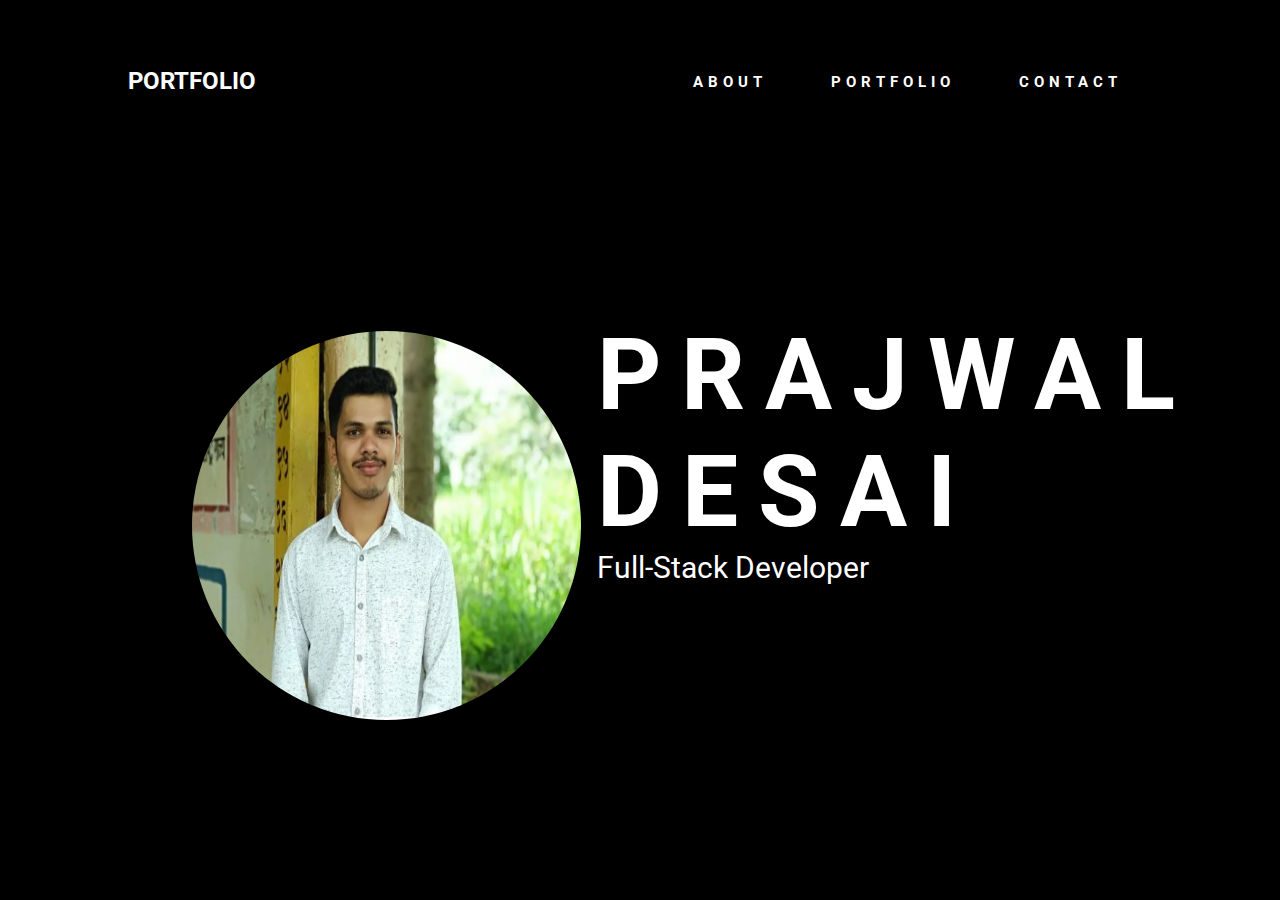
<file: Prajwal Webdevlopment/task 1/index.html>
<!DOCTYPE html>
<html lang="en">
<head>
    <meta charset="UTF-8">
    <meta http-equiv="X-UA-Compatible" content="IE=edge">
    <meta name="viewport" content="width=device-width, initial-scale=1.0">
    <title>Personl Website</title>
    <link rel="stylesheet" href="styles.css">
    <link rel="stylesheet" href="https://cdnjs.cloudflare.com/ajax/libs/font-awesome/5.15.3/css/all.min.css" integrity="sha512-iBBXm8fW90+nuLcSKlbmrPcLa0OT92xO1BIsZ+ywDWZCvqsWgccV3gFoRBv0z+8dLJgyAHIhR35VZc2oM/gI1w==" crossorigin="anonymous" referrerpolicy="no-referrer" />
</head>
<body>
    <div class="ashu">
        <img src="Prajwal 2.0.jpg" alt="">
        <div class="content">
            <h2>PORTFOLIO</h2>
            <ul>
                <li><a href="#">ABOUT</a></li>
                <li><a href="#">PORTFOLIO</a></li>
                <li><a href="#">CONTACT</a></li>
            </ul>
        </div>
        <div class="main">
            <h1>PRAJWAL</h1>
            <h1>DESAI</h1>
            <p>Full-Stack Developer</p>
        </div>
        <div class="social">
            <div class="icon">
                <i class="fab fa-facebook-f"></i>
                <i class="fab fa-instagram"></i>
                <i class="fab fa-twitter"></i>
            </div>
        </div>
    </div>
</body>
</html>
</file>
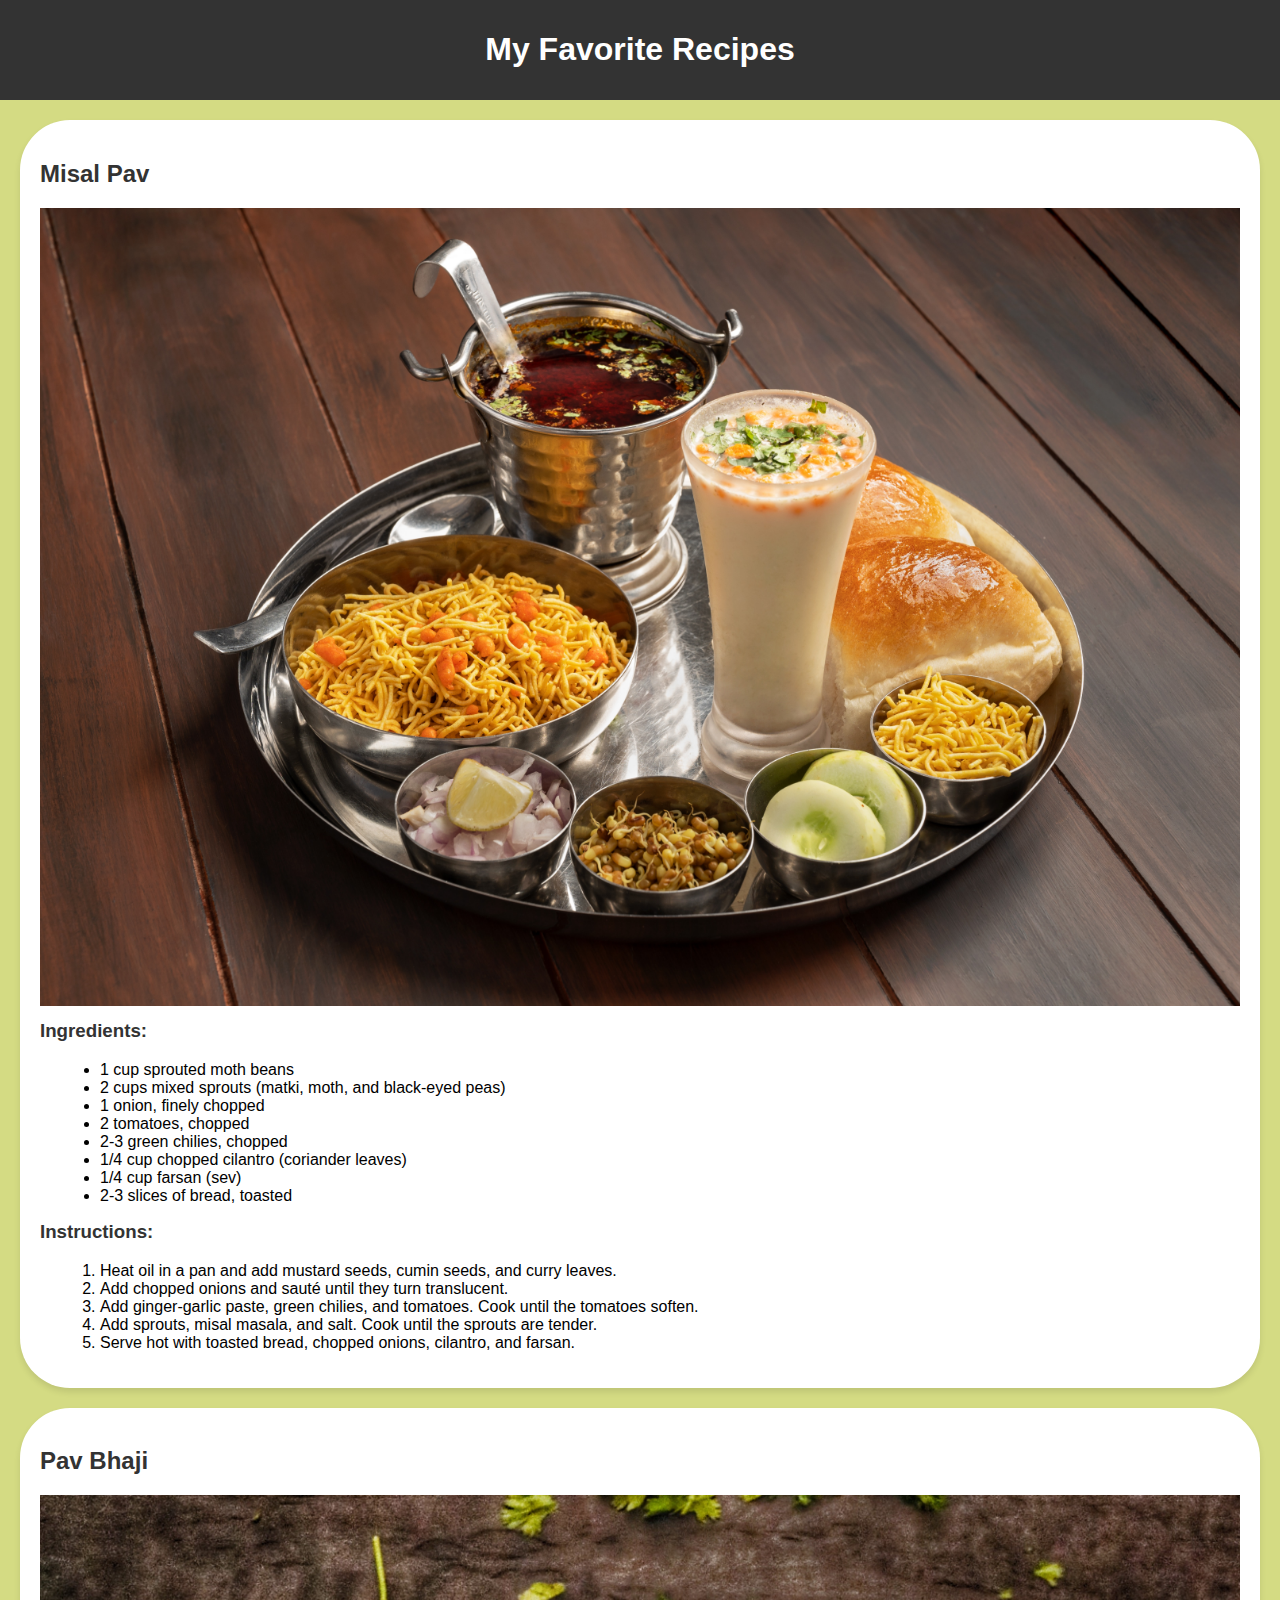
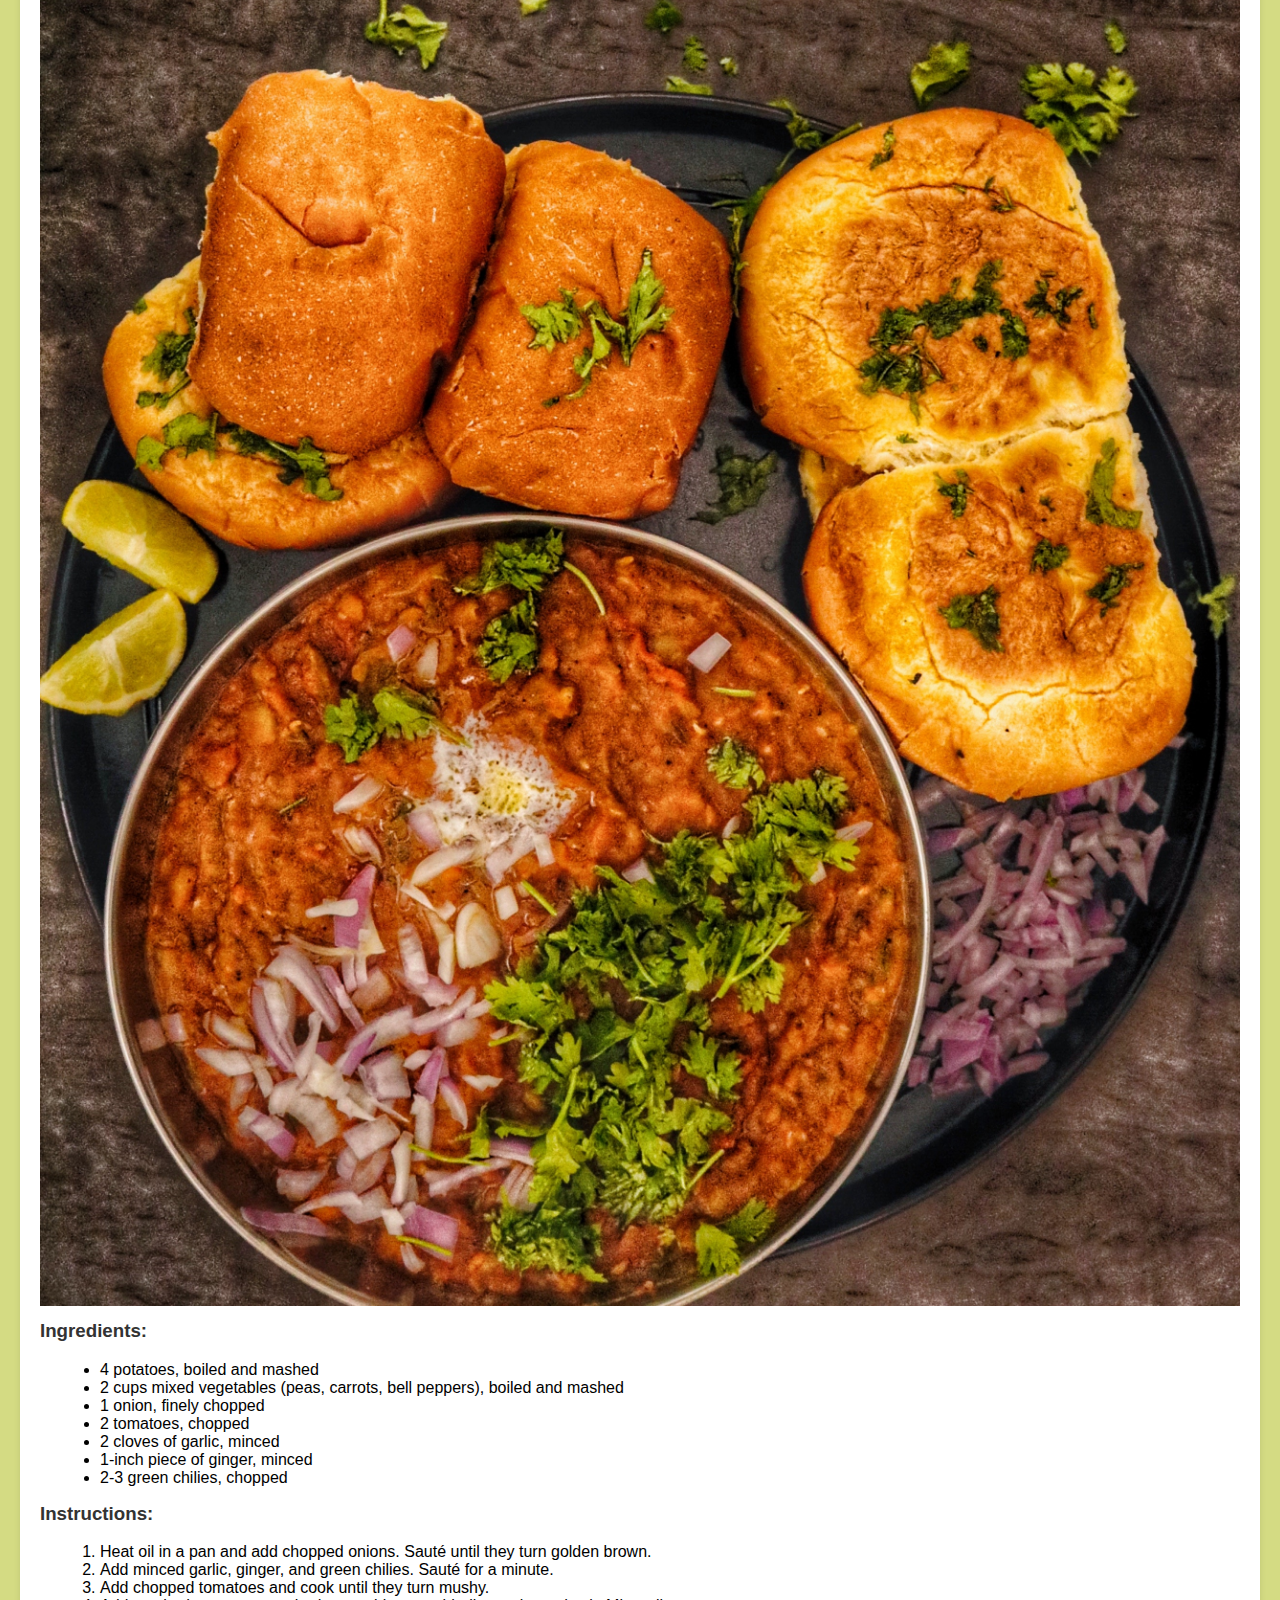
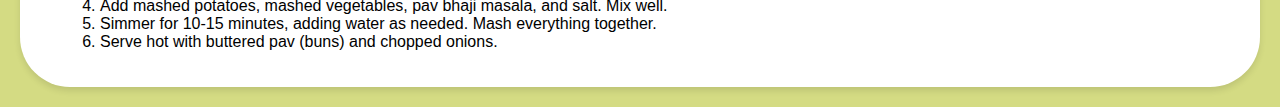
<file: Prajwal Webdevlopment/task 2/index.html>
<!DOCTYPE html>
<html lang="en">
<head>
    <meta charset="UTF-8">
    <meta name="viewport" content="width=device-width, initial-scale=1.0">
    <title>My Favorite Recipes</title>
    <link rel="stylesheet" href="styles.css">
</head>
<body>
    <header>
        <h1>My Favorite Recipes</h1>
    </header>

    <section class="recipe">
        <h2>Misal Pav</h2>
        <div class="image-container">
            <img src="misalpaav.jpg" alt="Misal Pav">
        </div>
        <h3>Ingredients:</h3>
        <ul>
            <li>1 cup sprouted moth beans</li>
            <li>2 cups mixed sprouts (matki, moth, and black-eyed peas)</li>
            <li>1 onion, finely chopped</li>
            <li>2 tomatoes, chopped</li>
            <li>2-3 green chilies, chopped</li>
            <li>1/4 cup chopped cilantro (coriander leaves)</li>
            <li>1/4 cup farsan (sev)</li>
            <li>2-3 slices of bread, toasted</li>
        </ul>

        <h3>Instructions:</h3>
        <ol>
            <li>Heat oil in a pan and add mustard seeds, cumin seeds, and curry leaves.</li>
            <li>Add chopped onions and sauté until they turn translucent.</li>
            <li>Add ginger-garlic paste, green chilies, and tomatoes. Cook until the tomatoes soften.</li>
            <li>Add sprouts, misal masala, and salt. Cook until the sprouts are tender.</li>
            <li>Serve hot with toasted bread, chopped onions, cilantro, and farsan.</li>
        </ol>
    </section>

    <section class="recipe">
        <h2>Pav Bhaji</h2>
        <div class="image-container">
            <img src="paavbhaji.jpg" alt="Pav Bhaji">
        </div>
        <h3>Ingredients:</h3>
        <ul>
            <li>4 potatoes, boiled and mashed</li>
            <li>2 cups mixed vegetables (peas, carrots, bell peppers), boiled and mashed</li>
            <li>1 onion, finely chopped</li>
            <li>2 tomatoes, chopped</li>
            <li>2 cloves of garlic, minced</li>
            <li>1-inch piece of ginger, minced</li>
            <li>2-3 green chilies, chopped</li>
        </ul>

        <h3>Instructions:</h3>
        <ol>
            <li>Heat oil in a pan and add chopped onions. Sauté until they turn golden brown.</li>
            <li>Add minced garlic, ginger, and green chilies. Sauté for a minute.</li>
            <li>Add chopped tomatoes and cook until they turn mushy.</li>
            <li>Add mashed potatoes, mashed vegetables, pav bhaji masala, and salt. Mix well.</li>
            <li>Simmer for 10-15 minutes, adding water as needed. Mash everything together.</li>
            <li>Serve hot with buttered pav (buns) and chopped onions.</li>
        </ol>
    </section>

    <!-- Add more recipe sections as needed -->

</body>
</html>
</file>
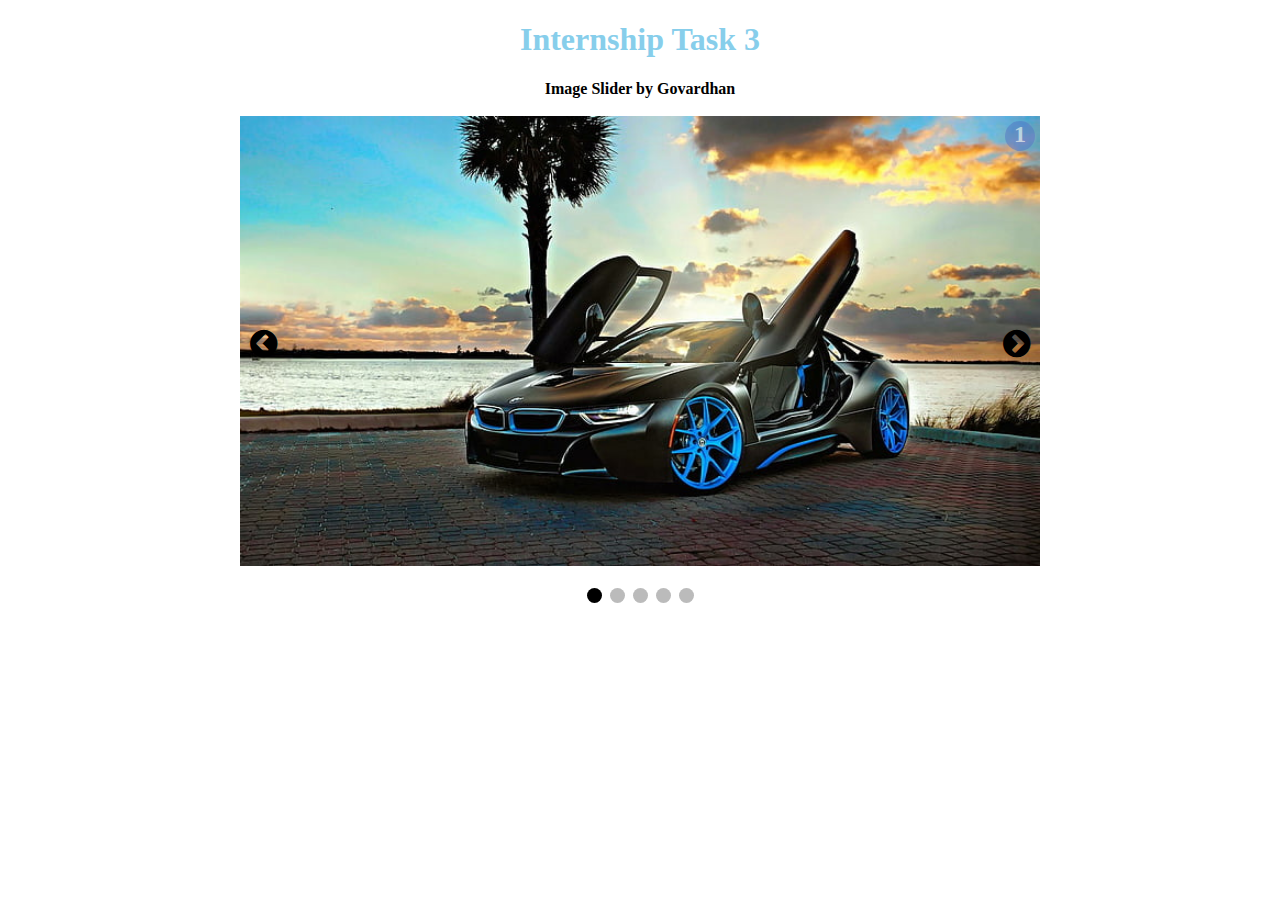
<file: Prajwal Webdevlopment/task 3/index.html>
<!DOCTYPE html>
<html>

<head>
	<title>
		Image Slider by Govardhan
	</title>

	<meta name="viewport" content="width=device-width, initial-scale=1">

	<link rel="stylesheet"
		href=
"https://cdnjs.cloudflare.com/ajax/libs/font-awesome/4.7.0/css/font-awesome.min.css">


	<style>
		img {
			width: 100%;
		}

		.height {
			height: 10px;
		}

		/* Image-container design by govardhan*/
		.image-container {
			max-width: 800px;
			position: relative;
			margin: auto;
		}

		.next {
			right: 0;
		}

		/* Next and previous icon design by govardhan */
		.previous,
		.next {
			cursor: pointer;
			position: absolute;
			top: 50%;
			padding: 10px;
			margin-top: -25px;
		}

		/* caption decorate by govardhan*/
		.captionText {
			color: #000000;
			font-size: 14px;
			position: absolute;
			padding: 12px 12px;
			bottom: 8px;
			width: 100%;
			text-align: center;
		}

		/* Slider image number by govardhan */
		.slideNumber {
			background-color: #5574C5;
			color: white;
			border-radius: 25px;
			right: 0;
			opacity: .5;
			margin: 5px;
			width: 30px;
			height: 30px;
			text-align: center;
			font-weight: bold;
			font-size: 24px;
			position: absolute;
		}

		.fa {
			font-size: 32px;
		}

		.fa:hover {
			transform: rotate(360deg);
			transition: 1s;
			color: white;
		}

		.footerdot {
			cursor: pointer;
			height: 15px;
			width: 15px;
			margin: 0 2px;
			background-color: #bbbbbb;
			border-radius: 50%;
			display: inline-block;
			transition: background-color 0.5s ease;
		}

		.active,
		.footerdot:hover {
			background-color: black;
		}
	</style>
</head>

<body>
	<center>
		<h1 style="color:Skyblue">
			Internship Task 3
		</h1>

		<b>
			Image Slider by Govardhan
		</b>

		<br><br>
	</center>

	<!-- Image container of the image slider by govardhan -->
	<div class="image-container">
		<div class="slide">
			<div class="slideNumber">1</div>
			<img src="image1.jpeg"
"image3.jpeg">
		</div>
		<div class="slide">
			<div class="slideNumber">2</div>
			<img src="image3.jpeg"
"image2.jpeg">
		</div>
		<div class="slide">
			<div class="slideNumber">3</div>
			<img src="image2.jpeg"
"image2.jpeg">
		</div>
		<div class="slide">
			<div class="slideNumber">4</div>
			<img src="image4.jpeg"  
"image2.jpeg">
		</div>
		<div class="slide">
			<div class="slideNumber">5</div>
			<img src="image5.jpeg"          
"image1.jpeg">
		</div>

		<!-- Next and Previous icon to change images by govardhan-->
		<a class="previous" onclick="moveSlides(-1)">
			<i class="fa fa-chevron-circle-left"></i>
		</a>
		<a class="next" onclick="moveSlides(1)">
			<i class="fa fa-chevron-circle-right"></i>
		</a>
	</div>
	<br>

	<div style="text-align:center">
		<span class="footerdot" onclick="activeSlide(1)">
		</span>
		<span class="footerdot" onclick="activeSlide(2)">
		</span>
		<span class="footerdot" onclick="activeSlide(3)">
		</span>
        <span class="footerdot" onclick="activeSlide(4)">
		</span>
        <span class="footerdot" onclick="activeSlide(5)">
		</span>
	</div>

	<script>
		let slideIndex = 1;
		displaySlide(slideIndex);

		function moveSlides(n) {
			displaySlide(slideIndex += n);
		}

		function activeSlide(n) {
			displaySlide(slideIndex = n);
		}

		/* Main function */
		function displaySlide(n) {
			let i;
			let totalslides =
				document.getElementsByClassName("slide");

			let totaldots =
				document.getElementsByClassName("footerdot");

			if (n > totalslides.length) {
				slideIndex = 1;
			}
			if (n < 1) {
				slideIndex = totalslides.length;
			}
			for (i = 0; i < totalslides.length; i++) {
				totalslides[i].style.display = "none";
			}
			for (i = 0; i < totaldots.length; i++) {
				totaldots[i].className =
					totaldots[i].className.replace(" active", "");
			}
			totalslides[slideIndex - 1].style.display = "block";
			totaldots[slideIndex - 1].className += " active";
		}
	</script>
</body>

</html>
</file>
<file: Prajwal Webdevlopment/task 1/styles.css>
@import url('https://fonts.googleapis.com/css2?family=Roboto:wght@300;400;500;700;900&display=swap');

*{
    margin: 0;
    padding: 0;
    box-sizing: border-box;
    font-family: 'Roboto', sans-serif;
    color: #fff;
}

.ashu{
    height: 100vh;
    width: 100%;
    background: #000;
    background-size: cover;
}

img {
    position: absolute;
    width: 389px;
    height: 389px;
    border-radius: 50%;
    left: 15%;
    bottom: 20%;
}

.content{
    height: 18vh;
    width: 80%;
    margin: auto;
    display: flex;
    align-items: center;
    justify-content: space-between;
}

.content h1{
    font-size: 25px;
    letter-spacing: 3px;
}

.content h1:hover{
    color:rgb(47, 133, 203);
}

.content ul li {
    display: inline-block;
    list-style-type: none;
    padding: 0px 30px;
    font-weight: bold;
}

.content ul li a{
   font-size: 15px;
   text-decoration: none;
   letter-spacing: 5px;
   transition: .3s;
}

.content ul li a:hover{
    color: rgb(47, 133, 203);
}

.main{
    position: absolute;
    left: 70%;
    top: 50%;
    transform: translate(-50%, -50%);
}

h1{
    font-size: 100px;
    letter-spacing: 20px;
    font-weight: bold;
}

h1:hover{
    color: rgb(47, 133, 203)rab;
}

h3{
    font-size: 60px;
    font-weight: 400;
    letter-spacing: 20px;
    margin-bottom: 7px;

}



p{
    font-size: 30px;
    letter-spacing: 0px;
    position: center;
}

p:hover{
    color:  rgb(47, 133, 203);
}

.icon{
    position: absolute;
    height: 35%;
    width: 80px;
    text-align: center;
    padding-top: 10%;
    bottom: 50%;
}

.icon i{
    display: inline-block;
    margin: 15px 23px;
    font-size: 20px;
}
</file>
<file: Prajwal Webdevlopment/task 2/styles.css>
body {
    font-family: Arial, sans-serif;
    margin: 0;
    padding: 0;
    background-color: #d4db83;
}

header {
    text-align: center;
    background-color: #333;
    color: #fff;
    padding: 10px 0;
}

.recipe {
    background-color: #fff;
    margin: 20px;
    padding: 20px;
    border-radius: 50px;
    box-shadow: 0px 4px 6px rgba(0, 0, 0, 0.1);
}

.recipe h2 {
    color: #333;
}

.image-container {
    text-align: center;
    margin-bottom: 10px;
    border-radius: 50%;
}

img {
    max-width: 100%;
    height: auto;
}

.recipe h3 {
    color: #333;
    margin-top: 10px;
}

ul, ol {
    margin-left: 20px;
}

/* Customize styling further as needed */
</file>
